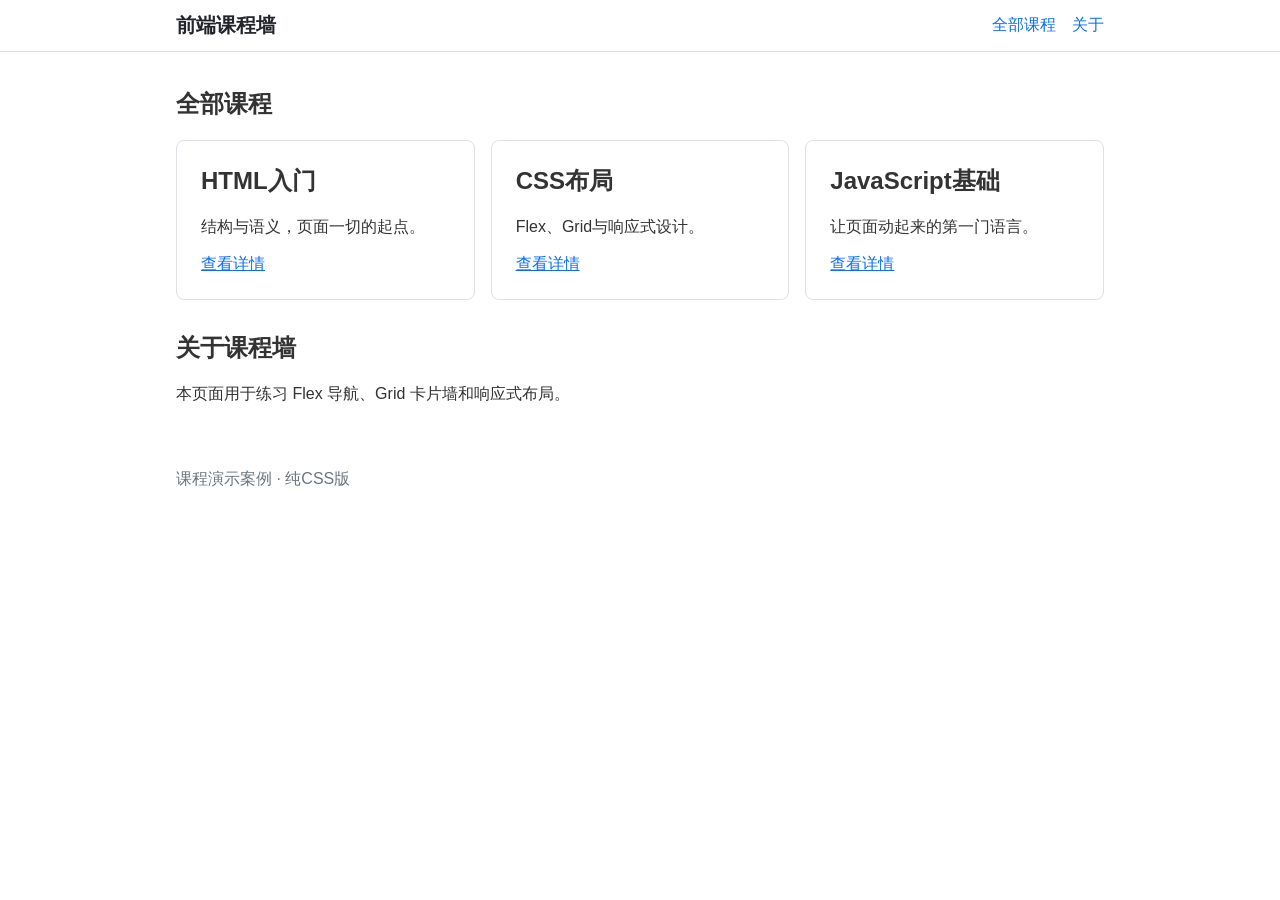
<file: courses-page/index.html>
<!DOCTYPE html>
<html lang="zh-CN">
<head>
  <meta charset="UTF-8">
  <meta name="viewport" content="width=device-width, initial-scale=1.0">
  <title>课程展示</title>
  <link rel="icon" href="../favicon.svg" type="image/svg+xml">
  <link rel="stylesheet" href="css/courses.css">
</head>
<body>
  <header class="site-header">
    <div class="nav-wrap">
      <a class="logo" href="#">前端课程墙</a>
      <nav class="main-nav" aria-label="主要导航">
        <a href="#courses">全部课程</a>
        <a href="#about">关于</a>
      </nav>
    </div>
  </header>
  <main>
    <section id="courses">
      <h1>全部课程</h1>
      <div class="card-grid">
        <article class="course-card">
          <h2>HTML入门</h2>
          <p>结构与语义，页面一切的起点。</p>
          <a href="https://developer.mozilla.org/zh-CN/docs/Web/HTML">查看详情</a>
        </article>
        <article class="course-card">
          <h2>CSS布局</h2>
          <p>Flex、Grid与响应式设计。</p>
          <a href="https://developer.mozilla.org/zh-CN/docs/Web/CSS">查看详情</a>
        </article>
        <article class="course-card">
          <h2>JavaScript基础</h2>
          <p>让页面动起来的第一门语言。</p>
          <a href="https://developer.mozilla.org/zh-CN/docs/Web/JavaScript">查看详情</a>
        </article>
      </div>
    </section>
    <section id="about">
      <h2>关于课程墙</h2>
      <p>本页面用于练习 Flex 导航、Grid 卡片墙和响应式布局。</p>
    </section>
  </main>
  <footer><p>课程演示案例 · 纯CSS版</p></footer>
</body>
</html>
</file>
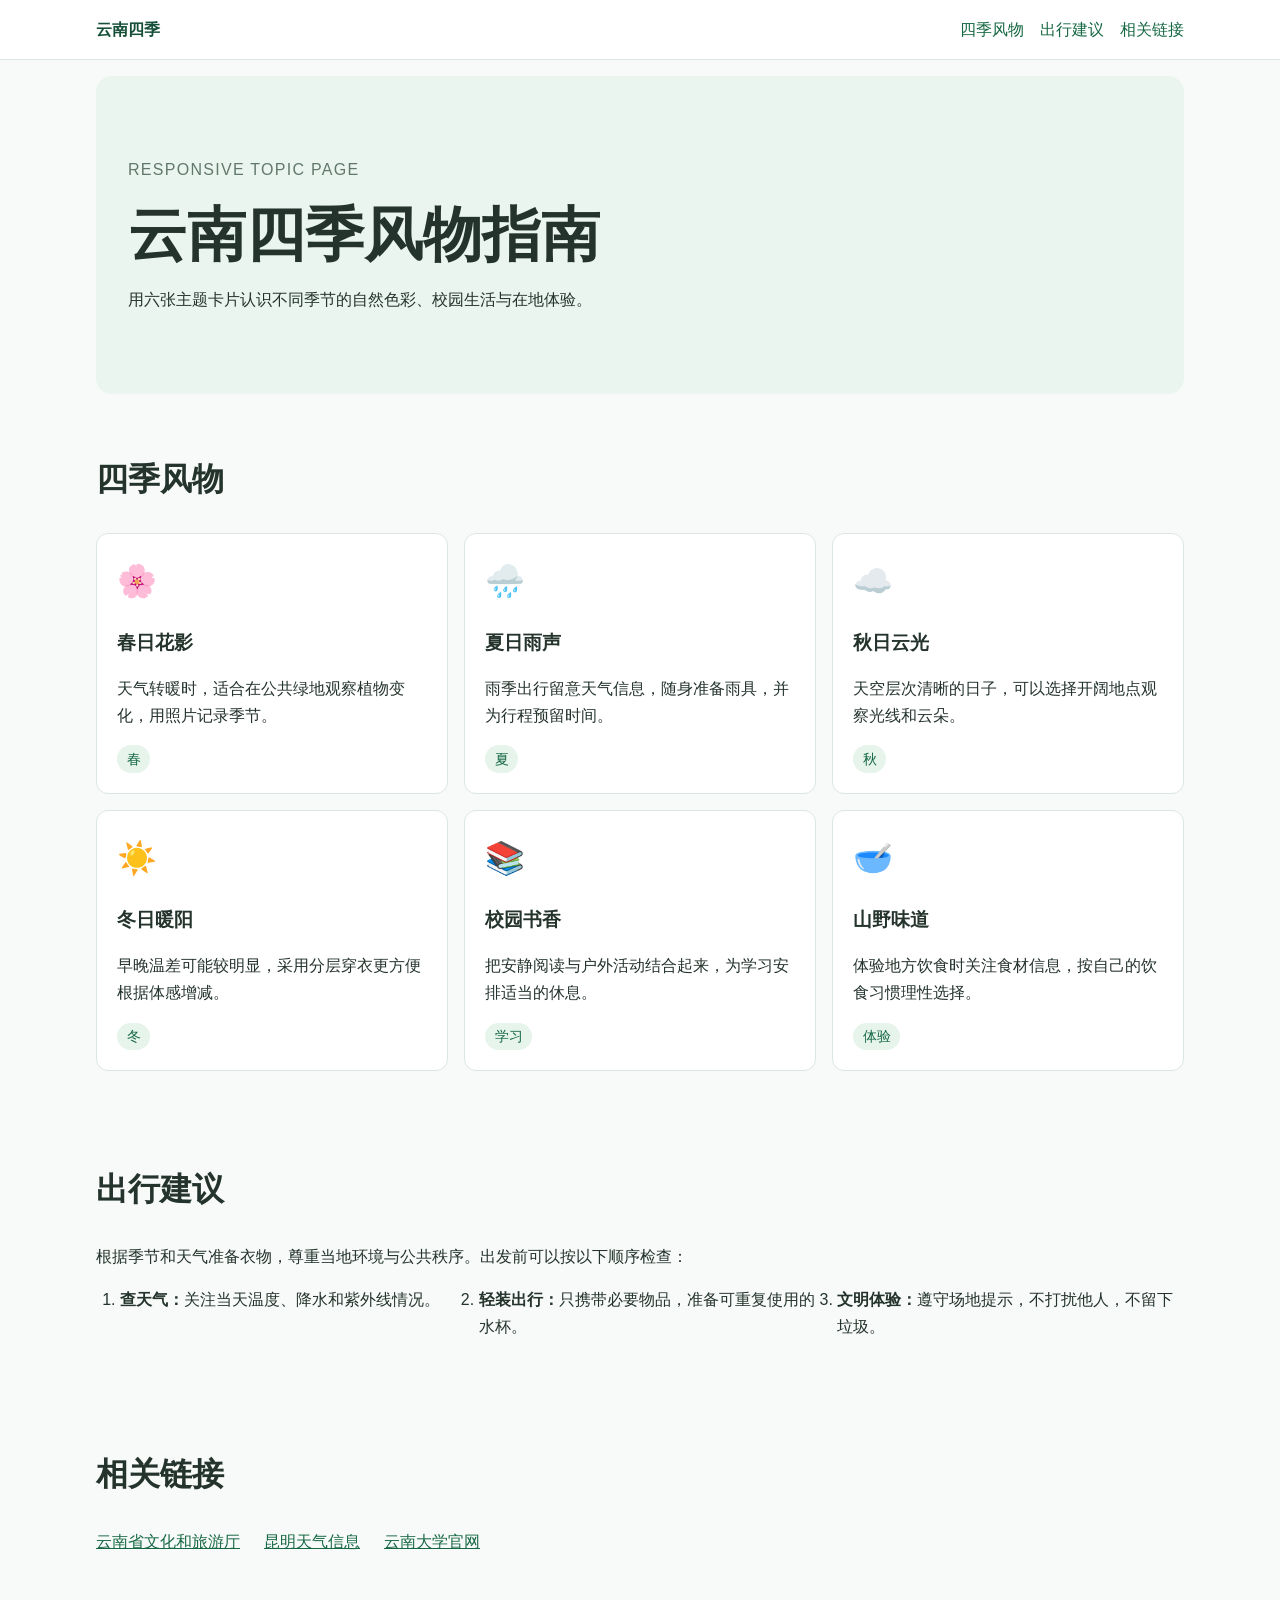
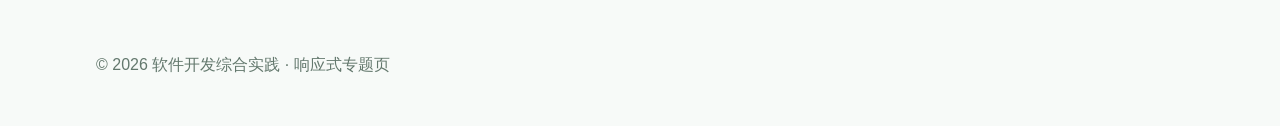
<file: topic-page/index.html>
<!DOCTYPE html>
<html lang="zh-CN">
<head>
  <meta charset="UTF-8">
  <meta name="viewport" content="width=device-width, initial-scale=1.0">
  <title>云南四季风物指南</title>
  <link rel="icon" href="../favicon.svg" type="image/svg+xml">
  <link rel="stylesheet" href="css/topic.css">
</head>
<body>
  <header class="site-header">
    <div class="nav-wrap">
      <a class="brand" href="#top">云南四季</a>
      <nav class="main-nav" aria-label="主要导航">
        <a href="#seasons">四季风物</a>
        <a href="#plan">出行建议</a>
        <a href="#links">相关链接</a>
      </nav>
    </div>
  </header>

  <main id="top">
    <section class="hero" aria-labelledby="page-title">
      <p class="eyebrow">RESPONSIVE TOPIC PAGE</p>
      <h1 id="page-title">云南四季风物指南</h1>
      <p>用六张主题卡片认识不同季节的自然色彩、校园生活与在地体验。</p>
    </section>

    <section id="seasons" class="content-section">
      <h2>四季风物</h2>
      <div class="card-grid">
        <article class="feature-card">
          <span class="card-icon" aria-hidden="true">🌸</span>
          <h3>春日花影</h3>
          <p>天气转暖时，适合在公共绿地观察植物变化，用照片记录季节。</p>
          <span class="tag">春</span>
        </article>
        <article class="feature-card">
          <span class="card-icon" aria-hidden="true">🌧️</span>
          <h3>夏日雨声</h3>
          <p>雨季出行留意天气信息，随身准备雨具，并为行程预留时间。</p>
          <span class="tag">夏</span>
        </article>
        <article class="feature-card">
          <span class="card-icon" aria-hidden="true">☁️</span>
          <h3>秋日云光</h3>
          <p>天空层次清晰的日子，可以选择开阔地点观察光线和云朵。</p>
          <span class="tag">秋</span>
        </article>
        <article class="feature-card">
          <span class="card-icon" aria-hidden="true">☀️</span>
          <h3>冬日暖阳</h3>
          <p>早晚温差可能较明显，采用分层穿衣更方便根据体感增减。</p>
          <span class="tag">冬</span>
        </article>
        <article class="feature-card">
          <span class="card-icon" aria-hidden="true">📚</span>
          <h3>校园书香</h3>
          <p>把安静阅读与户外活动结合起来，为学习安排适当的休息。</p>
          <span class="tag">学习</span>
        </article>
        <article class="feature-card">
          <span class="card-icon" aria-hidden="true">🥣</span>
          <h3>山野味道</h3>
          <p>体验地方饮食时关注食材信息，按自己的饮食习惯理性选择。</p>
          <span class="tag">体验</span>
        </article>
      </div>
    </section>

    <section id="plan" class="content-section">
      <h2>出行建议</h2>
      <p>根据季节和天气准备衣物，尊重当地环境与公共秩序。出发前可以按以下顺序检查：</p>
      <ol class="tip-list">
        <li><strong>查天气：</strong>关注当天温度、降水和紫外线情况。</li>
        <li><strong>轻装出行：</strong>只携带必要物品，准备可重复使用的水杯。</li>
        <li><strong>文明体验：</strong>遵守场地提示，不打扰他人，不留下垃圾。</li>
      </ol>
    </section>

    <section id="links" class="content-section">
      <h2>相关链接</h2>
      <ul class="link-list">
        <li><a href="https://dct.yn.gov.cn/" target="_blank" rel="noopener noreferrer">云南省文化和旅游厅</a></li>
        <li><a href="https://www.weather.com.cn/weather/101290101.shtml" target="_blank" rel="noopener noreferrer">昆明天气信息</a></li>
        <li><a href="https://www.ynu.edu.cn/" target="_blank" rel="noopener noreferrer">云南大学官网</a></li>
      </ul>
    </section>
  </main>

  <footer class="site-footer">
    <p>&copy; 2026 软件开发综合实践 · 响应式专题页</p>
  </footer>
</body>
</html>
</file>
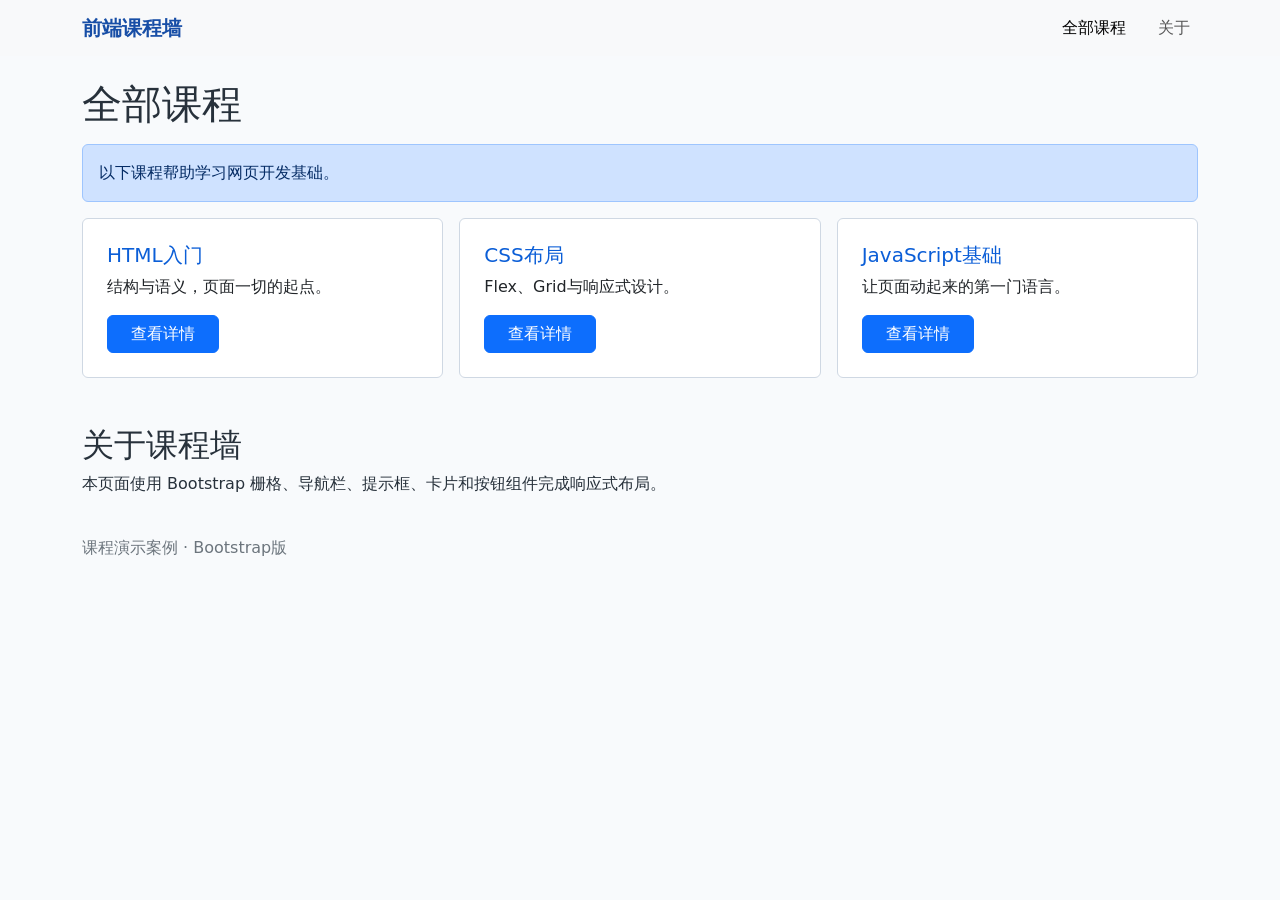
<file: courses-page/bootstrap.html>
<!DOCTYPE html>
<html lang="zh-CN">
<head>
  <meta charset="UTF-8">
  <meta name="viewport" content="width=device-width, initial-scale=1.0">
  <title>课程展示 Bootstrap版</title>
  <link rel="icon" href="../favicon.svg" type="image/svg+xml">
  <link href="https://cdn.jsdelivr.net/npm/bootstrap@5.3.3/dist/css/bootstrap.min.css" rel="stylesheet">
  <link rel="stylesheet" href="css/bootstrap-overrides.css">
</head>
<body>
  <nav class="navbar navbar-expand-md bg-body-tertiary mb-4">
    <div class="container">
      <a class="navbar-brand" href="#">前端课程墙</a>
      <div class="navbar-nav flex-row gap-3">
        <a class="nav-link active" href="#courses">全部课程</a>
        <a class="nav-link" href="#about">关于</a>
      </div>
    </div>
  </nav>

  <main class="container">
    <section id="courses">
      <h1 class="mb-3">全部课程</h1>
      <div class="alert alert-primary" role="alert">以下课程帮助学习网页开发基础。</div>
      <div class="row g-3">
        <div class="col-md-6 col-lg-4">
          <article class="card h-100">
            <div class="card-body">
              <h2 class="card-title h5">HTML入门</h2>
              <p class="card-text">结构与语义，页面一切的起点。</p>
              <a href="https://developer.mozilla.org/zh-CN/docs/Web/HTML" class="btn btn-primary">查看详情</a>
            </div>
          </article>
        </div>
        <div class="col-md-6 col-lg-4">
          <article class="card h-100">
            <div class="card-body">
              <h2 class="card-title h5">CSS布局</h2>
              <p class="card-text">Flex、Grid与响应式设计。</p>
              <a href="https://developer.mozilla.org/zh-CN/docs/Web/CSS" class="btn btn-primary">查看详情</a>
            </div>
          </article>
        </div>
        <div class="col-md-6 col-lg-4">
          <article class="card h-100">
            <div class="card-body">
              <h2 class="card-title h5">JavaScript基础</h2>
              <p class="card-text">让页面动起来的第一门语言。</p>
              <a href="https://developer.mozilla.org/zh-CN/docs/Web/JavaScript" class="btn btn-primary">查看详情</a>
            </div>
          </article>
        </div>
      </div>
    </section>

    <section id="about" class="mt-5">
      <h2>关于课程墙</h2>
      <p>本页面使用 Bootstrap 栅格、导航栏、提示框、卡片和按钮组件完成响应式布局。</p>
    </section>
  </main>

  <footer class="container py-4 text-secondary">
    <p>课程演示案例 · Bootstrap版</p>
  </footer>
  <script src="https://cdn.jsdelivr.net/npm/bootstrap@5.3.3/dist/js/bootstrap.bundle.min.js"></script>
</body>
</html>
</file>
<file: courses-page/css/courses.css>
* {
  box-sizing: border-box;
}

body {
  margin: 0;
  color: #333;
  font-family: "Microsoft YaHei", sans-serif;
}

.site-header {
  border-bottom: 1px solid #dee2e6;
}

.nav-wrap {
  display: flex;
  max-width: 960px;
  margin: 0 auto;
  padding: 12px 16px;
  align-items: center;
  justify-content: space-between;
  flex-wrap: wrap;
  gap: 8px;
}

.logo {
  color: #212529;
  font-size: 1.25rem;
  font-weight: bold;
  text-decoration: none;
}

.main-nav {
  display: flex;
  gap: 16px;
}

.main-nav a {
  color: #0d6efd;
  text-decoration: none;
}

main,
footer {
  max-width: 960px;
  margin: 0 auto;
  padding: 16px;
}

.card-grid {
  display: grid;
  grid-template-columns: repeat(auto-fit, minmax(260px, 1fr));
  gap: 16px;
}

.course-card {
  padding: 16px;
  border: 1px solid #dee2e6;
  border-radius: 8px;
}

.course-card h2 {
  margin-top: 0;
}

.course-card a {
  color: #0d6efd;
}

#about {
  margin-top: 32px;
}

footer {
  color: #6c757d;
}

@media (min-width: 992px) {
  .course-card {
    padding: 24px;
  }
}
</file>
<file: topic-page/css/topic.css>
* {
  box-sizing: border-box;
}

html {
  scroll-behavior: smooth;
}

body {
  margin: 0;
  color: #24332c;
  background: #f7faf8;
  font-family: "Microsoft YaHei", sans-serif;
  line-height: 1.7;
}

a {
  color: #176844;
}

a:focus-visible {
  outline: 3px solid #e0a928;
  outline-offset: 3px;
}

.site-header {
  position: sticky;
  top: 0;
  z-index: 10;
  background: #ffffff;
  border-bottom: 1px solid #dce7e0;
}

.nav-wrap {
  display: flex;
  width: min(100% - 2rem, 68rem);
  margin: 0 auto;
  padding: 0.8rem 0;
  align-items: center;
  justify-content: space-between;
  flex-wrap: wrap;
  gap: 0.6rem 1rem;
}

.brand {
  color: #164f38;
  font-weight: 700;
  text-decoration: none;
}

.main-nav {
  display: flex;
  flex-wrap: wrap;
  gap: 0.5rem 1rem;
}

.main-nav a {
  padding: 0.2rem 0;
  text-decoration: none;
}

main,
.site-footer {
  width: min(100% - 2rem, 68rem);
  margin: 0 auto;
}

.hero {
  margin-top: 1rem;
  padding: 3rem 1.25rem;
  background: #e9f5ee;
  border-radius: 1rem;
}

h1 {
  margin: 0.4rem 0;
  font-size: clamp(2rem, 1.3rem + 3vw, 4rem);
  line-height: 1.2;
}

h2 {
  font-size: clamp(1.5rem, 1.2rem + 1vw, 2rem);
}

.eyebrow {
  color: #63786d;
  letter-spacing: 0.08em;
}

.content-section {
  padding: 2rem 0;
}

.tip-list {
  display: grid;
  gap: 0.75rem;
  padding-left: 1.5rem;
}

.link-list {
  display: flex;
  padding: 0;
  flex-wrap: wrap;
  gap: 0.75rem 1.5rem;
  list-style: none;
}

.card-grid {
  display: grid;
  grid-template-columns: 1fr;
  gap: 1rem;
}

.feature-card {
  display: flex;
  padding: 1.25rem;
  flex-direction: column;
  border: 1px solid #dce7e0;
  border-radius: 0.75rem;
  background: #ffffff;
}

.feature-card h3 {
  margin-bottom: 0;
}

.card-icon {
  font-size: 32px;
}

.tag {
  align-self: flex-start;
  margin-top: auto;
  padding: 0.15rem 0.6rem;
  color: #176844;
  background: #e6f4ec;
  border-radius: 2rem;
  font-size: 0.85rem;
}

.site-footer {
  padding: 2rem 0;
  color: #63786d;
}

@media (min-width: 768px) {
  .hero {
    padding: 4rem 2rem;
  }

  .card-grid {
    grid-template-columns: repeat(2, 1fr);
  }

  .tip-list {
    grid-template-columns: repeat(3, 1fr);
  }
}

@media (min-width: 992px) {
  .card-grid {
    grid-template-columns: repeat(3, 1fr);
  }
}

@media (prefers-color-scheme: dark) {
  html {
    color-scheme: dark;
  }

  body {
    color: #e4eee8;
    background: #132019;
  }

  a,
  .tag {
    color: #85d6ad;
  }

  .site-header {
    background: #182920;
    border-color: #395244;
  }

  .brand {
    color: #b6e6ca;
  }

  .hero {
    background: #203a2c;
  }

  .eyebrow,
  .site-footer {
    color: #aec1b6;
  }

  .feature-card {
    background: #1b2d23;
    border-color: #395244;
  }

  .tag {
    background: #294c39;
  }
}

@media print {
  @page {
    margin: 1.5cm;
  }

  .site-header,
  .site-footer {
    display: none;
  }

  body {
    color: #000000;
    background: #ffffff;
  }

  main {
    width: 100%;
  }

  .hero {
    margin: 0;
    padding: 0 0 1rem;
    background: none;
  }

  .card-grid,
  .tip-list {
    grid-template-columns: 1fr;
  }

  .feature-card {
    break-inside: avoid;
    color: #000000;
    background: #ffffff;
    border-color: #999999;
  }

  .tag {
    color: #000000;
    background: none;
    border: 1px solid #999999;
  }
}
</file>
